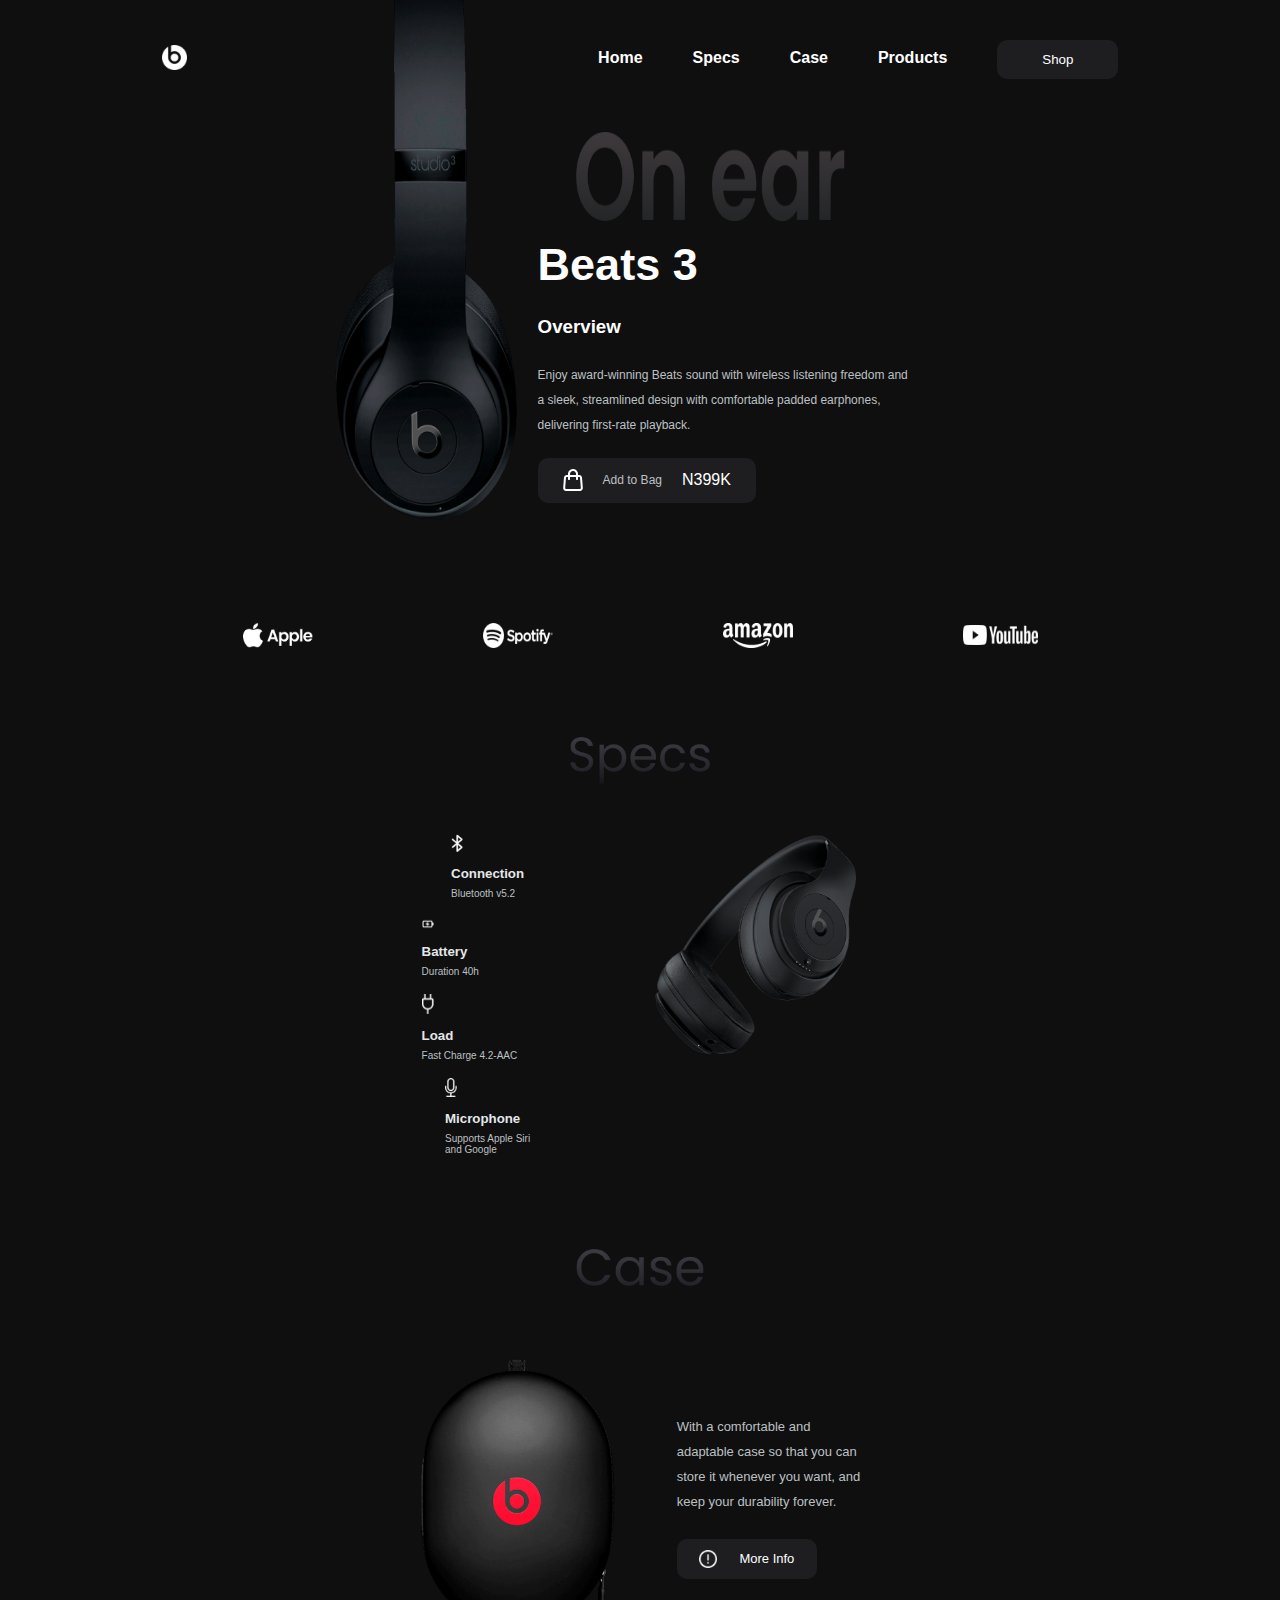
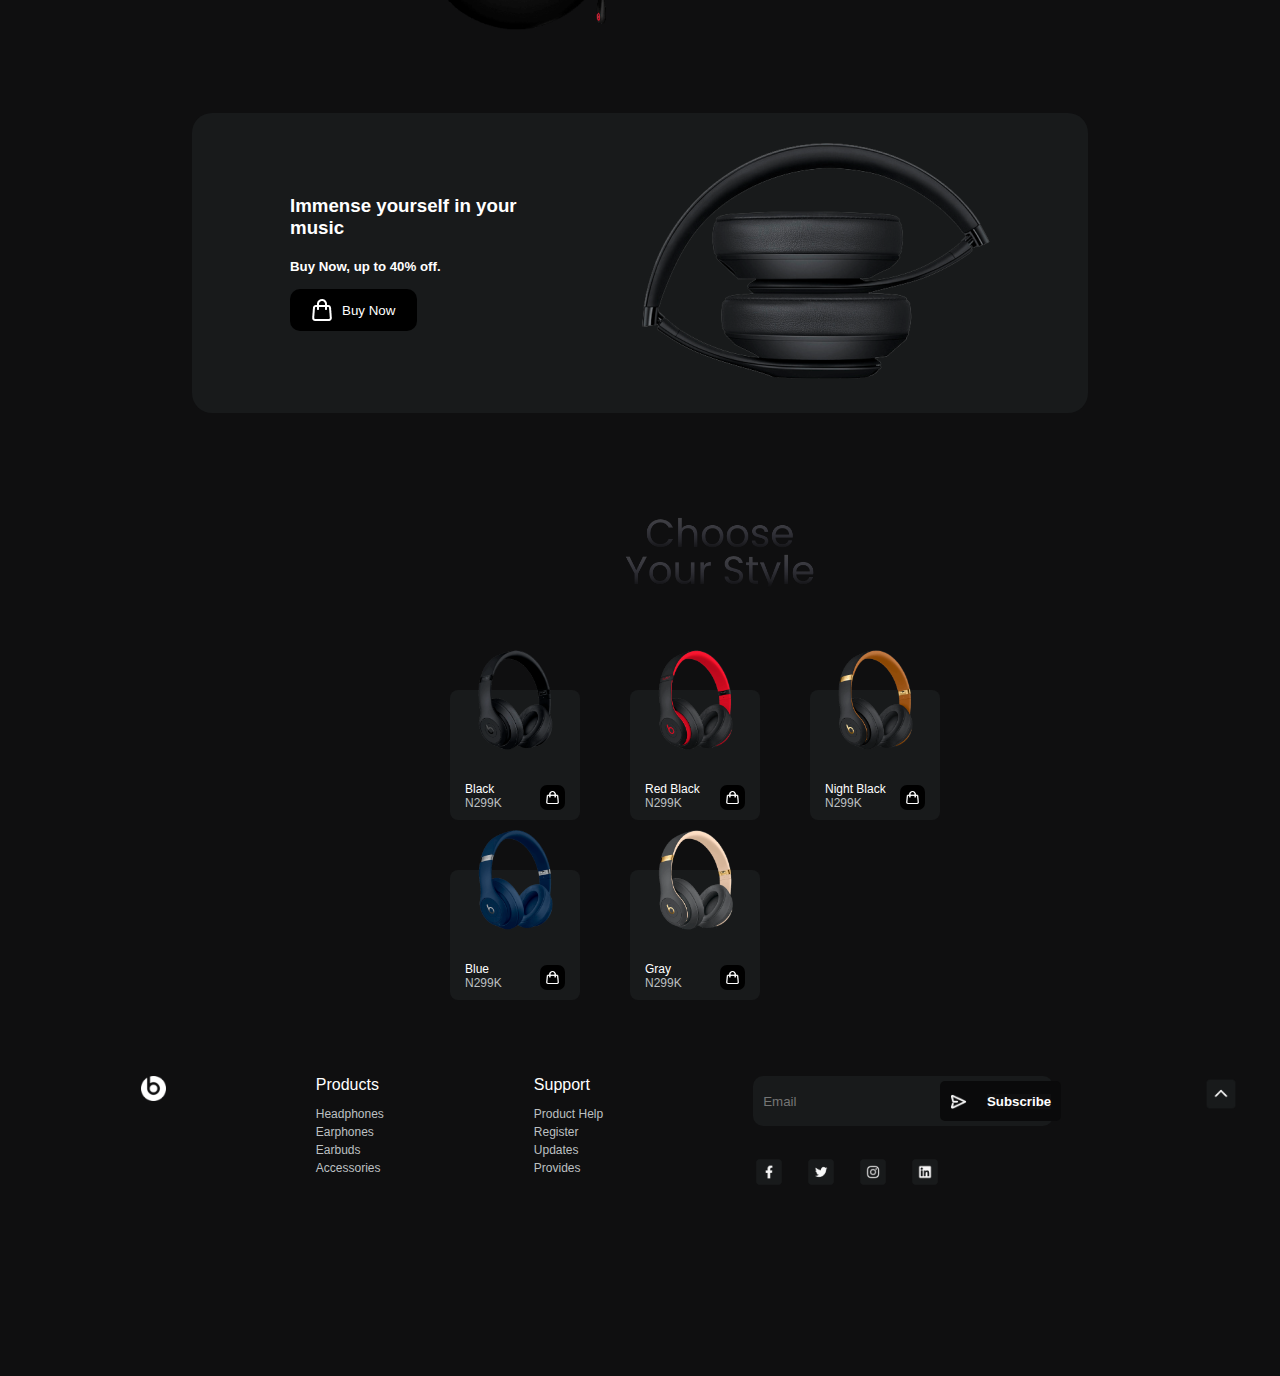
<file: Landing Page/index.html>
<!DOCTYPE html>
<html lang="en">
  <head>
    <meta charset="UTF-8" />
    <meta http-equiv="X-UA-Compatible" content="IE=edge" />
    <meta name="viewport" content="width=device-width, initial-scale=1.0" />
    <!-- css -->
    <link rel="stylesheet" href="./style/style.css" />
    <title>Beats</title>
  </head>
  <body>
    <!-- header -->
    <header>
      <!-- navbar -->
      <nav>
        <div>
          <img src="./assests/Photos/beatsLogo.png" alt="" />
        </div>
        <div class="anker">
          <a href="">Home</a>
          <a href="">Specs</a>
          <a href="">Case</a>
          <a href="">Products</a>
          <button>Shop</button>
        </div>
      </nav>
    </header>
    <!-- main -->
    <main>
      <!-- main top image -->
      <div class="main-img">
        <img src="./assests/Photos/mainImage.png" alt="" />
      </div>
      <!-- top text section -->
      <section>
        <div class="on-ear">
          <img src="./assests/Photos/onEar.png" alt="" />
        </div>
        <div class="text">
          <h1>Beats 3</h1>
          <h3>Overview</h3>
          <p>
            Enjoy award-winning Beats sound with wireless listening freedom and
            a sleek, streamlined design with comfortable padded earphones,
            delivering first-rate playback.
          </p>
          <!-- shoping cart -->
          <div class="button">
            <img src="./assests/Icons/shoppingBag.png" alt="" />
            <p>Add to Bag</p>
            <span>N399K</span>
          </div>
        </div>
      </section>
      <!-- trusted by section -->
      <section class="trusted">
        <img src="./assests/Photos/appleLogo.png" alt="apple" />
        <img src="./assests/Photos/spotifyLogo.png" alt="spotify" />
        <img src="./assests/Photos/amazonLogo.png" alt="amazon" />
        <img src="./assests/Photos/youtubeLogo.png" alt="youtube" />
      </section>
      <!-- specs section -->
      <section class="specs">
        <div class="specs-image">
          <img src="./assests/Icons/specsLogo.png" alt="" />
        </div>
        <div class="specs-details">
          <div class="minor">
            <div>
              <img src="./assests/Icons/bluetooth.png" alt="bluetooth" />
              <h5>Connection</h5>
              <p>Bluetooth v5.2</p>
            </div>
            <div>
              <img src="./assests/Icons/battery.png" alt="battery" />
              <h5>Battery</h5>
              <p>Duration 40h</p>
            </div>
            <div>
              <img src="./assests/Icons/charger.png" alt="load" />
              <h5>Load</h5>
              <p>Fast Charge 4.2-AAC</p>
            </div>
            <div>
              <img src="./assests/Icons/mic.png" alt="mic" />
              <h5>Microphone</h5>
              <p>
                Supports Apple Siri <br />
                and Google
              </p>
            </div>
          </div>
          <div class="specs-headphone">
            <img src="./assests/Photos/specsImage.png" alt="" />
          </div>
        </div>
      </section>
      <!-- case section -->
      <section>
        <div class="case-image">
          <img src="./assests/Icons/caseLogo.png" alt="" />
        </div>
        <div class="case-details">
          <div>
            <img src="./assests/Photos/caseImage.png" alt="mouse" />
          </div>
          <div class="case-text">
            <p>
              With a comfortable and adaptable case so that you can store it
              whenever you want, and keep your durability forever.
            </p>
            <div class="button">
              <img src="./assests/Icons/group.png" alt="More-details" />
              <span>More Info</span>
            </div>
          </div>
        </div>
      </section>
      <!-- product section -->
      <section class="product">
        <div class="product-div">
          <div class="product-div-div">
            <h3>Immense yourself in your music</h3>
            <h5>Buy Now, up to 40% off.</h5>
            <button>
              <img src="./assests/Icons/shoppingBag.png" alt="" />
              <p>Buy Now</p>
            </button>
          </div>
          <div class="product-img">
            <img src="./assests/Photos/buyNowSectionImage.png" alt="" />
          </div>
        </div>
      </section>
      <!-- card section -->
      <section class="product-card">
        <div class="choose-img">
          <img src="./assests/Icons/productLogo.png" alt="" />
        </div>
        <div class="card">
          <!-- black -->
          <div class="black">
            <img src="./assests/Photos/black.png" alt="black" />
            <div class="black-text">
              <p>
                Black <br />
                <span>N299K</span>
              </p>
              <div class="shoping-bag">
                <img src="./assests/Icons/shoppingBag.png" alt="" />
              </div>
            </div>
          </div>
          <!-- red black -->
          <div class="black">
            <img src="./assests/Photos/redBlack.png" alt="black" />
            <div class="black-text">
              <p>
                Red Black <br />
                <span>N299K</span>
              </p>
              <div class="shoping-bag">
                <img src="./assests/Icons/shoppingBag.png" alt="" />
              </div>
            </div>
          </div>
          <!-- night black -->
          <div class="black">
            <img src="./assests/Photos/nightBlack.png" alt="black" />
            <div class="black-text">
              <p>
                Night Black <br />
                <span>N299K</span>
              </p>
              <div class="shoping-bag">
                <img src="./assests/Icons/shoppingBag.png" alt="" />
              </div>
            </div>
          </div>
          <!-- blue -->
          <div class="black">
            <img src="./assests/Photos/blue.png" alt="black" />
            <div class="black-text">
              <p>
                Blue <br />
                <span>N299K</span>
              </p>
              <div class="shoping-bag">
                <img src="./assests/Icons/shoppingBag.png" alt="" />
              </div>
            </div>
          </div>
          <!-- Gray -->
          <div class="black">
            <img src="./assests/Photos/twilightGray.png" alt="black" />
            <div class="black-text">
              <p>
                Gray <br />
                <span>N299K</span>
              </p>
              <div class="shoping-bag">
                <img src="./assests/Icons/shoppingBag.png" alt="" />
              </div>
            </div>
          </div>
        </div>
      </section>
    </main>
    <!-- footer -->
    <footer>
      <section>
        <div class="beat-logo">
          <img src="./assests/Photos/beatsLogo.png" alt="" />
        </div>
        <div>
          <ul>
            <li><a href="#">Products</a></li>
            <li><a href="#">Headphones</a></li>
            <li><a href="#">Earphones</a></li>
            <li><a href="#">Earbuds</a></li>
            <li><a href="#">Accessories</a></li>
          </ul>
        </div>
        <div>
          <ul>
            <li><a href="#">Support</a></li>
            <li><a href="#">Product Help</a></li>
            <li><a href="#">Register</a></li>
            <li><a href="#">Updates</a></li>
            <li><a href="#">Provides</a></li>
          </ul>
        </div>
        <div class="input">
          <div class="input-bar">
            <input type="email" placeholder="Email" />
            <div class="subscribe-button">
              <img src="./assests/Icons/rightArrow.png" alt="" />
              <h5>Subscribe</h5>
            </div>
          </div>
          <div class="social">
            <img src="./assests/Icons/facebook.png" alt="" />
            <img src="./assests/Icons/twitter.png" alt="" />
            <img src="./assests/Icons/instagram.png" alt="" />
            <img src="./assests/Icons/linkedin.png" alt="" />
          </div>
        </div>
        <div class="up-arrow">
          <img src="./assests/Icons/upArrow.png" alt="" />
        </div>
      </section>
    </footer>
  </body>
</html>
</file>
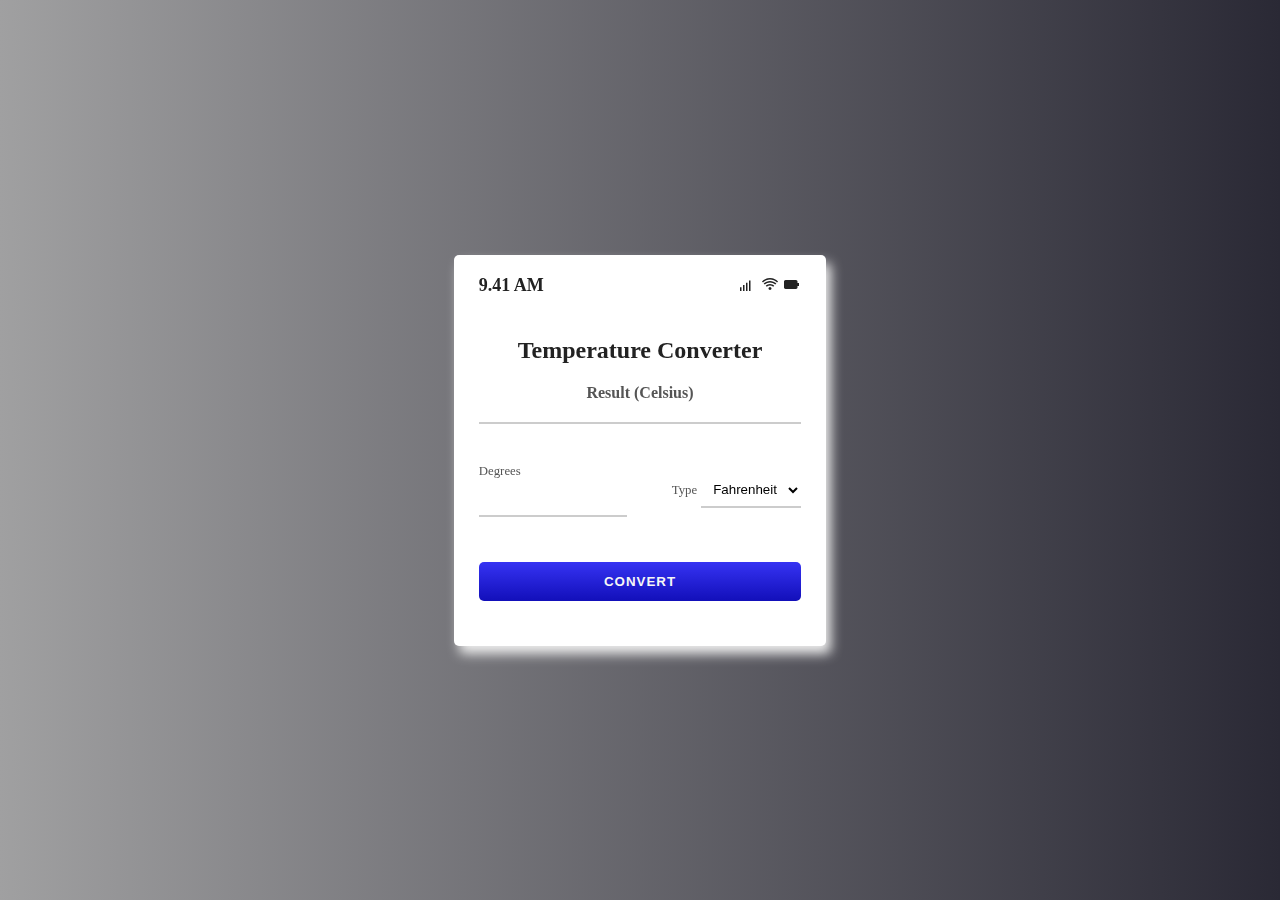
<file: Temperature Converter/index.html>
<!DOCTYPE html>
<html lang="en">
  <head>
    <meta charset="UTF-8" />
    <meta name="viewport" content="width=device-width, initial-scale=1.0" />
    <title>Temperature Converter Website using html, css & JavaScript</title>
    <!-- css link -->
    <link rel="stylesheet" href="css/styles.css" />

    <!-- box icons -->
    <link rel="stylesheet"
  href="https://unpkg.com/boxicons@latest/css/boxicons.min.css">

      <!-- font awesome -->
      <link rel="stylesheet" href="https://cdnjs.cloudflare.com/ajax/libs/font-awesome/4.7.0/css/font-awesome.min.css">

  </head>
  <body>
    <div class="container">
        <div class="temperature-converter">
            <div class="mobile">
                <p class="time">9.41 AM</p>
                <div>
                    <i class='bx bx-signal-4'></i>
                    <i class='bx bx-wifi' ></i>
                    <i class='bx bxs-battery' ></i>
                </div>
            </div>

            <h1 class="title">Temperature Converter</h1>

            <div class="result">
              <span class="result-heading">Result (Celsius)</span>
              <h2 class="celsius-value" id="celsius"></h2>
            </div>

            <!-- input field -->
            <div class="degree-type">
                <!-- for degrees -->
              <div class="degree-field">
                <label for="degree">Degrees</label>
                <input type="number" name="degree" id="degree" />
              </div>

              <!-- for option selection -->
              <div class="temp-field">
                <label for="temp-type">Type</label>
                <select name="temperatures" id="temp-type" autocomplete="on">
                  <option id="fahrenheit" value="fahrenheit">Fahrenheit</option>
                  <option id="kelvin" value="kelvin">Kelvin</option>
                </select>
              </div>
            </div>
            <button id="convert-btn">Convert</button>
            
        </div>
      </div>
    <!-- script tags -->
    <script src="js/app.js"></script>
  </body>
</html>
</file>
<file: Landing Page/style/style.css>
* {
  margin: 0;
  padding: 0;
  outline: 0;
  box-sizing: border-box;
  background: #0f0f10;
  font-family: "Poppins", sans-serif;
  color: #ffffff;
}
/* nav-bar */
nav {
  display: flex;
  justify-content: space-evenly;
  align-items: center;
  position: relative;
  width: 100%;
  padding: 40px 0px;
  gap: 250px;
}
nav img {
  width: 25px;
  height: 25px;
}
nav .anker {
  display: flex;
  gap: 50px;
}
nav a {
  text-decoration: none;
  font-weight: 600;
  margin-top: 9px;
}
nav button {
  background-color: #1e1e21;
  border: 1px #ffffff;
  padding: 12px 45px;
  border-radius: 10px;
}

/* main section */
main .main-img {
  position: absolute;
  margin-top: -200px;
  margin-left: 330px;
}
main .main-img img {
  position: absolute;
  height: 66vh;
  width: 15vw;
}
main .on-ear {
  margin-left: 45%;
  margin-top: 1%;
}
main .on-ear img {
  height: 10vh;
  width: 21vw;
}
main .text {
  margin-left: 42%;
  margin-top: 1%;
  width: 500px;
}
main .text h1 {
  font-size: 45px;
}
main .text h3 {
  margin: 5% 0%;
}
main .text p {
  font-size: 12px;
  font-weight: 300;
  color: #bdc0c2;
  width: 75%;
  line-height: 25px;
  bottom: 25px;
}
main .text .button {
  display: flex;
  align-items: center;
  gap: 20px;
  width: fit-content;
  background-color: #1e1e21;
  border: 1px #ffffff;
  padding: 10px 25px;
  border-radius: 10px;
  margin-top: 20px;
}
main .text .button img {
  background-color: transparent;
}
main .text .button p {
  background-color: transparent;
}
main .text .button span {
  background-color: transparent;
}
main .trusted {
  display: flex;
  justify-content: center;
  align-items: center;
  width: 100%;
  margin-top: 120px;
  gap: 170px;
}
main .trusted img {
  height: 25px;
  width: 70px;
}
main .trusted [alt="youtube"] {
  height: 20px;
  width: 75px;
}
main .specs-image {
  display: flex;
  justify-content: center;
  margin-top: 7%;
}
main .specs-image img {
  width: 11vw;
}
main .specs .specs-details {
  display: flex;
  justify-content: center;
  gap: 100px;
  margin-top: 50px;
}
main .specs .specs-details .minor {
  display: flex;
  justify-content: center;
  align-items: center;
  flex-direction: column;
}
main .specs .specs-details .minor h5 {
  margin-top: 10px;
  color: #e4e7e8;
}
main .specs .specs-details .minor p {
  font-size: 10px;
  color: #bdc0c2;
  margin-bottom: 17px;
  margin-top: 7px;
}
main .specs .specs-details .minor img {
  width: 12px;
}
main .specs .specs-headphone img {
  width: 16vw;
}
main .specs .specs-details .minor [alt="bluetooth"] {
  margin-right: 20px;
}
main .specs .specs-details .minor [alt="battery"] {
  margin-right: 120px;
}
main .specs .specs-details .minor [alt="load"] {
  margin-right: 120px;
}
main .specs .specs-details .minor [alt="mic"] {
  margin-right: 20px;
}
main .case-image {
  display: flex;
  justify-content: center;
  margin-top: 6%;
}
main .case-image img {
  width: 10vw;
}
main .case-details {
  display: flex;
  justify-content: center;
  align-items: center;
  gap: 60px;
  margin-top: 70px;
}
main .case-details [alt="mouse"] {
  width: 15.5vw;
}
main .case-details .case-text {
  display: flex;
  flex-direction: column;
  line-height: 25px;
  width: 185px;
  font-size: 13px;
}
main .case-details .case-text p {
  color: #bdc0c2;
}
main .case-details .case-text .button {
  display: flex;
  justify-content: space-evenly;
  align-items: center;
  background-color: #1e1e21;
  width: 140px;
  height: 40px;
  margin-top: 25px;
  border-radius: 10px;
}
main .case-details .case-text .button [alt="More-details"] {
  width: 18px;
  background: transparent;
}
main .case-details .case-text .button span {
  background: transparent;
}
main .product {
  display: flex;
  justify-content: center;
  align-items: center;
  height: 300px;
  width: 70%;
  margin-left: 15%;
  margin-top: 6%;
  background-color: #181a1b;
  border-radius: 20px;
}
main .product .product-div {
  display: flex;
  align-items: center;
  gap: 100px;
  background: transparent;
}
main .product-div-div {
  width: 250px;
  background: transparent;
}
main .product-div-div h3 {
  background: transparent;
}
main .product-div-div h5 {
  margin-top: 20px;
  background: transparent;
}
main .product-div-div button {
  display: flex;
  align-items: center;
  margin-top: 15px;
  border: #ffffff;
  background-color: #000000;
  padding: 10px 22px;
  border-radius: 10px;
  gap: 10px;
}
main .product-div-div button img,
p {
  background: transparent;
}
main .product .product-img,
img {
  background: transparent;
}

/* card section  */
main .product-card{
  display: flex;
  justify-content: center;
  flex-direction: column;
  margin: 0 450px;
  width: 50%;
}
main .choose-img{
  display: flex;
  justify-content: center;
  align-items: center;
  margin-top: 16%;
}
main .choose-img img{
  width: 15vw;
  margin-left: -100px;
}
main .card{
  display: flex;
  align-items: center;
  margin-top: 15%;
  flex-wrap: wrap;
  gap: 50px;
}
main .card .black{
  background-color: #181A1B;
  width: 130px;
  height: 130px;
  position: relative;
  border-radius: 8px;
}
main .card [alt="black"]{
  width: 75px;
  height: 100px;
  position: absolute;
  margin-left: 28px;
  z-index: 100;
  top: -40px;
}
main .black-text{
  position: absolute;
  bottom: 0;
  width: 100%;
  display: flex;
  align-items: flex-end;
  justify-content: space-between;
  padding: 10px 15px;
  background-color: transparent;
}
main .black-text p {
  font-size: 12px;
}

main .black-text p span {
  color: #bdc0c2;
  background-color: transparent;
}
main .shoping-bag{
  background-color: #000000;
  display: flex;
  justify-content: center;
  align-items: center;
  width: 25px;
  height: 25px;
  border-radius: 7px;
}
main .shoping-bag img{
  width: 13px;
  height: 13px;
}

/* footer */
footer section{
  display: flex;
  justify-content: center;
  gap: 150px;
  margin-top: 6%;
  height: 300px;
  margin-left: 100px;
}
footer .beat-logo img{
  width: 25px;
  height: 25px;
}
footer ul{
  list-style: none;
}
footer ul li a{
  list-style: none;
  text-decoration: none;
  font-size: 12px;
  color: #BDC0C2;
}
footer ul li:first-child a{
  font-size: 16px;
  font-weight: 400;
  color: white;
}
footer ul li:first-child{
  margin-bottom: 10px;
}
footer .input{
  display: flex;
  flex-direction: column;
  row-gap: 30px;
}
footer .input-bar{
  display: flex;
  align-items: center;
  width: 300px;
  height: 50px;
  background-color: #181A1B;
  border-radius: 10px;
}
footer .input input{
  background: transparent;
  border: #ffffff;
  margin-left: 10px;
}
footer .input .subscribe-button{
  display: flex;
  justify-content: center;
  align-items: center;
  background: transparent;
  background-color: #0A0A0B;
  gap: 20px;
  width: 150px;
  height: 40px;
  border-radius: 5px;
  margin-right: 20px;
  padding: 0 10px;
}
footer .input .subscribe-button img{
  height: 15px;
}
footer .input .social{
  display: flex;
  justify-content: flex-start;
  gap: 20px;
}
footer .input .social img{
  scale: .8;
}
footer .up-arrow img{
  scale: .8;
}
</file>
<file: Temperature Converter/css/styles.css>
* {
  box-sizing: border-box;
  margin: 0;
  padding: 0;
}

body {
  background-color: #828285;
  background: linear-gradient(90deg, #a0a0a1 0%, #2a2935 100%);
  color: #222;
  font-size: 1rem;
  display: flex;
  justify-content: center;
  align-items: center;
  width: 100vw;
  height: 100vh;
}

.mobile {
  display: flex;
  justify-content: space-between;
  margin-bottom: 40px;
  font-size: 18px;
  font-weight: 700;
}

.temperature-converter {
  background: #fff;
  border-radius: 5px;
  position: relative;
  display: flex;
  flex-direction: column;
  justify-content: center;
  padding: 20px 25px 45px;
  min-width: 320px;
  width: 100%;
  height: auto;
  box-shadow: -5px -5px 250px 0px rgba(255, 255, 255, 0.02) inset;
  backdrop-filter: blur(21px);
  box-shadow: 5px 8px 12px rgb(236, 236, 236);
}

.title {
  color: #222;
  font-size: 1.5rem;
  text-align: center;
}
.result {
  text-align: center;
  margin: 20px 0;
}
.result-heading {
  color: #555;
  font-size: 1rem;
  font-weight: 600;
}
.celsius-value {
  border-bottom: 2px solid #ccc;
  padding: 10px;
  transition: all .45s ease;
}
label {
  color: #555;
  font-size: 0.8rem;
  margin-bottom: 5px;
}
input,
select {
  background: transparent;
  border: none;
  outline: none;
  border-bottom: 2px solid #ccc;
  padding: 8px;
  margin-bottom: 15px;
}
input:focus {
  border: 1px solid #4c49f3;
}
.degree-type {
  display: flex;
  justify-content: space-between;
  align-items: center;
  padding: 20px 0;
}
.degree-field {
  display: flex;
  flex-direction: column;
  width: 46%;
}
option {
  background-color: #3c39e7;
  color: #f6f6f6;
}
#convert-btn {
  background: linear-gradient(to bottom, #3633f3, #120fb9);
  border: none;
  outline: none;
  border-radius: 5px;
  color: #f6f6f6;
  cursor: pointer;
  font-weight: bold;
  letter-spacing: 1px;
  text-transform: uppercase;
  margin-top: 10px;
  padding: 12px 80px;
  transition: all 0.3s ease-in;
}
#convert-btn:hover {
  background: linear-gradient(to bottom, #4a47e7, #322fda);
}

/* Add a right margin to each icon */

.fa {
  margin-left: -12px;
  margin-right: 8px;
}

.loading {
  display: none;
}
</file>
